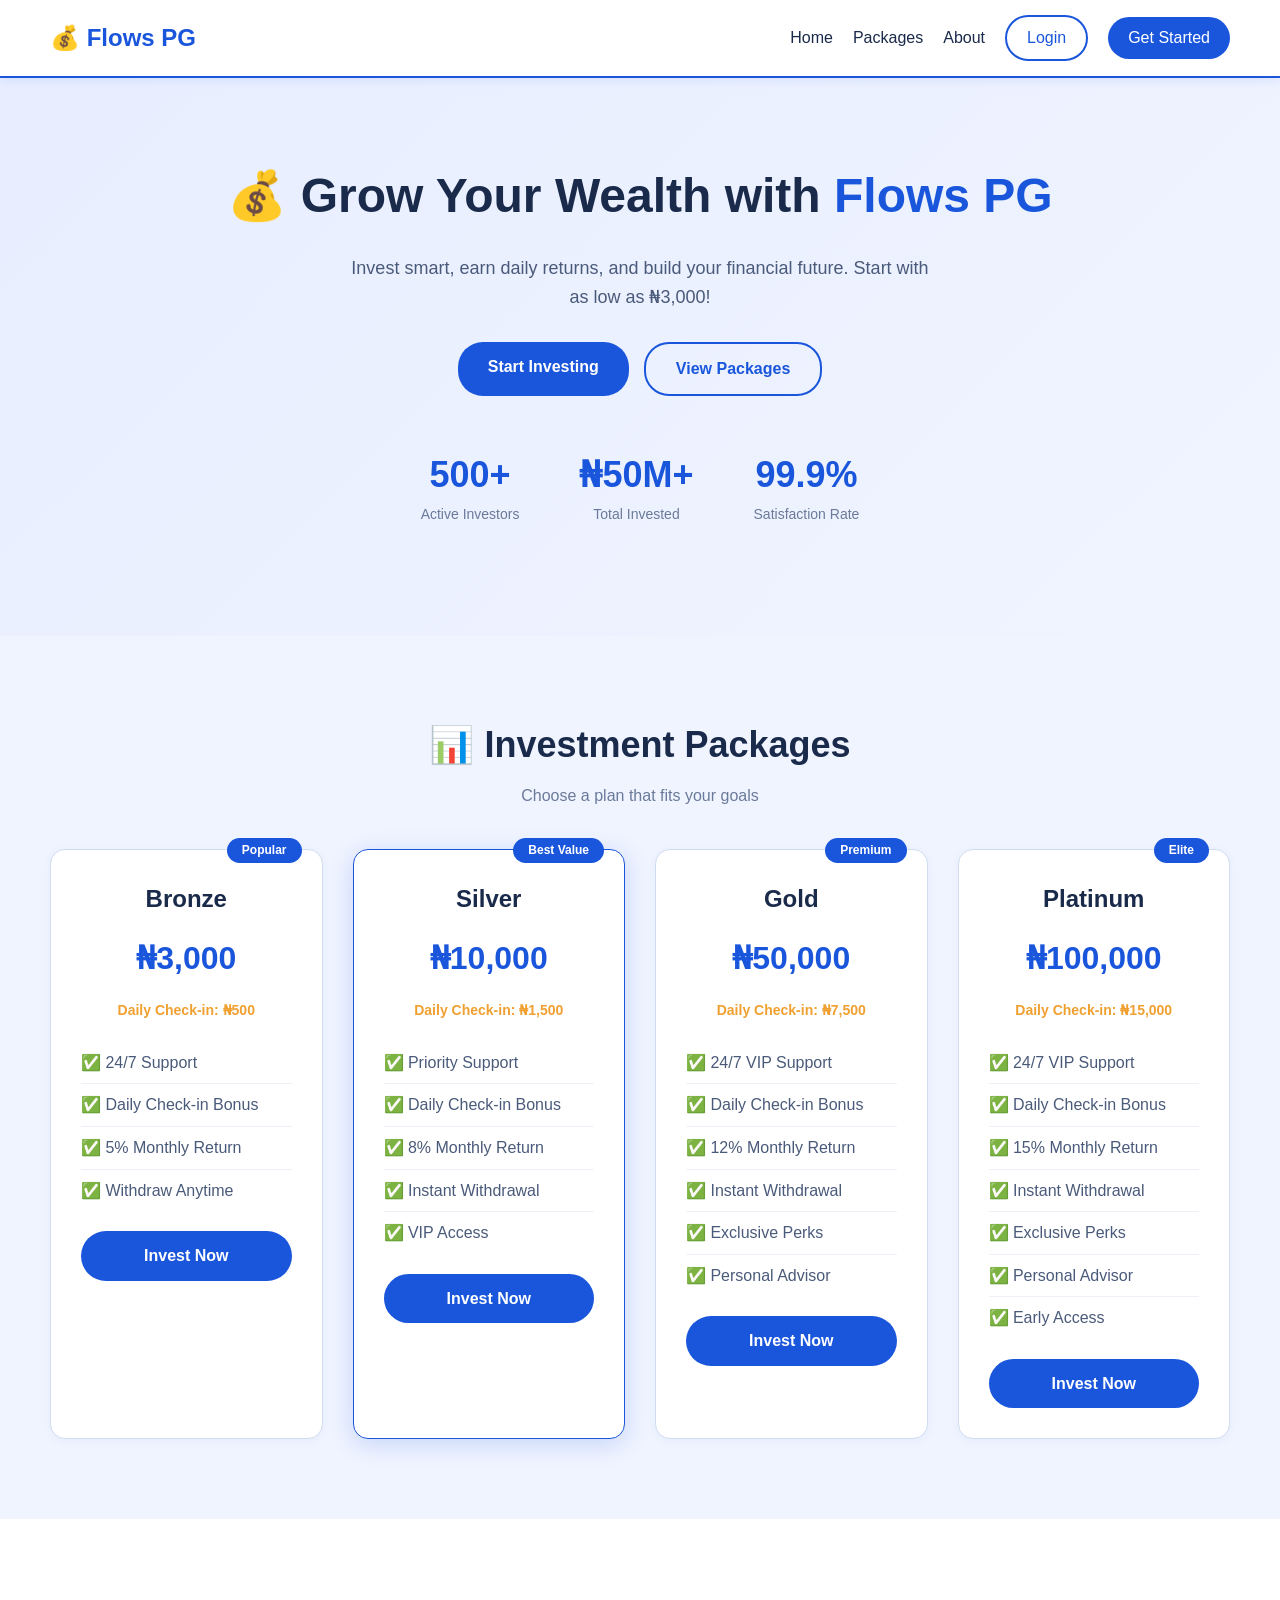
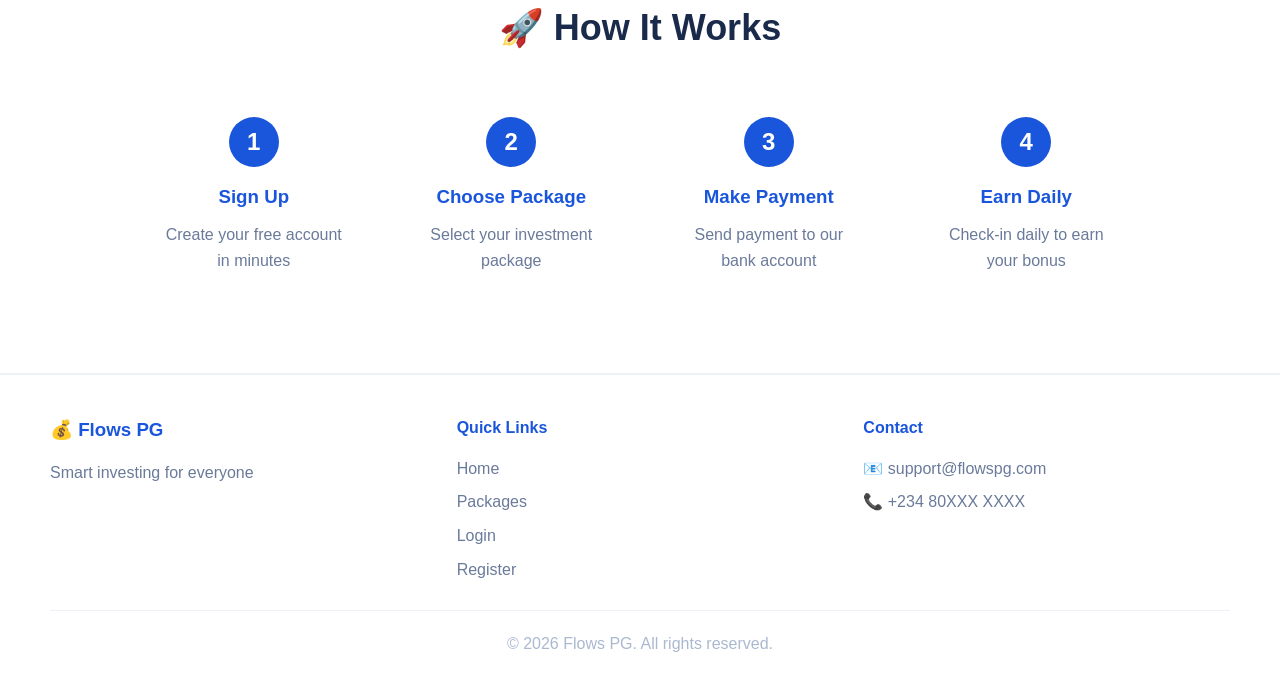
<file: index.html>
<!DOCTYPE html>
<html lang="en">
<head>
    <meta charset="UTF-8">
    <meta name="viewport" content="width=device-width, initial-scale=1.0">
    <title>Flows PG - Smart Investment Platform</title>
    <link rel="stylesheet" href="style.css">
</head>
<body>
    <!-- Navigation -->
    <nav>
        <div class="logo">💰 Flows PG</div>
        <div class="nav-links">
            <a href="index.html">Home</a>
            <a href="#packages">Packages</a>
            <a href="#about">About</a>
            <a href="login.html" class="btn-nav">Login</a>
            <a href="register.html" class="btn-nav btn-primary">Get Started</a>
        </div>
    </nav>

    <!-- Hero Section -->
    <section class="hero">
        <div class="hero-content">
            <h1>💰 Grow Your Wealth with <span>Flows PG</span></h1>
            <p>Invest smart, earn daily returns, and build your financial future. Start with as low as ₦3,000!</p>
            <div class="hero-buttons">
                <a href="register.html" class="btn btn-primary">Start Investing</a>
                <a href="#packages" class="btn btn-outline">View Packages</a>
            </div>
        </div>
        <div class="hero-stats">
            <div class="stat">
                <h3>500+</h3>
                <p>Active Investors</p>
            </div>
            <div class="stat">
                <h3>₦50M+</h3>
                <p>Total Invested</p>
            </div>
            <div class="stat">
                <h3>99.9%</h3>
                <p>Satisfaction Rate</p>
            </div>
        </div>
    </section>

    <!-- Packages Section -->
    <section class="packages" id="packages">
        <h2>📊 Investment Packages</h2>
        <p class="section-subtitle">Choose a plan that fits your goals</p>
        
        <div class="packages-grid">
            <!-- Package 1: Bronze -->
            <div class="package-card">
                <div class="package-badge">Popular</div>
                <h3>Bronze</h3>
                <div class="price">₦3,000</div>
                <p class="daily-bonus">Daily Check-in: ₦500</p>
                <ul class="features">
                    <li>✅ 24/7 Support</li>
                    <li>✅ Daily Check-in Bonus</li>
                    <li>✅ 5% Monthly Return</li>
                    <li>✅ Withdraw Anytime</li>
                </ul>
                <a href="register.html" class="btn btn-package">Invest Now</a>
            </div>

            <!-- Package 2: Silver -->
            <div class="package-card featured">
                <div class="package-badge">Best Value</div>
                <h3>Silver</h3>
                <div class="price">₦10,000</div>
                <p class="daily-bonus">Daily Check-in: ₦1,500</p>
                <ul class="features">
                    <li>✅ Priority Support</li>
                    <li>✅ Daily Check-in Bonus</li>
                    <li>✅ 8% Monthly Return</li>
                    <li>✅ Instant Withdrawal</li>
                    <li>✅ VIP Access</li>
                </ul>
                <a href="register.html" class="btn btn-package">Invest Now</a>
            </div>

            <!-- Package 3: Gold -->
            <div class="package-card">
                <div class="package-badge">Premium</div>
                <h3>Gold</h3>
                <div class="price">₦50,000</div>
                <p class="daily-bonus">Daily Check-in: ₦7,500</p>
                <ul class="features">
                    <li>✅ 24/7 VIP Support</li>
                    <li>✅ Daily Check-in Bonus</li>
                    <li>✅ 12% Monthly Return</li>
                    <li>✅ Instant Withdrawal</li>
                    <li>✅ Exclusive Perks</li>
                    <li>✅ Personal Advisor</li>
                </ul>
                <a href="register.html" class="btn btn-package">Invest Now</a>
            </div>

            <!-- Package 4: Platinum -->
            <div class="package-card">
                <div class="package-badge">Elite</div>
                <h3>Platinum</h3>
                <div class="price">₦100,000</div>
                <p class="daily-bonus">Daily Check-in: ₦15,000</p>
                <ul class="features">
                    <li>✅ 24/7 VIP Support</li>
                    <li>✅ Daily Check-in Bonus</li>
                    <li>✅ 15% Monthly Return</li>
                    <li>✅ Instant Withdrawal</li>
                    <li>✅ Exclusive Perks</li>
                    <li>✅ Personal Advisor</li>
                    <li>✅ Early Access</li>
                </ul>
                <a href="register.html" class="btn btn-package">Invest Now</a>
            </div>
        </div>
    </section>

    <!-- How It Works -->
    <section class="how-it-works">
        <h2>🚀 How It Works</h2>
        <div class="steps">
            <div class="step">
                <div class="step-number">1</div>
                <h3>Sign Up</h3>
                <p>Create your free account in minutes</p>
            </div>
            <div class="step">
                <div class="step-number">2</div>
                <h3>Choose Package</h3>
                <p>Select your investment package</p>
            </div>
            <div class="step">
                <div class="step-number">3</div>
                <h3>Make Payment</h3>
                <p>Send payment to our bank account</p>
            </div>
            <div class="step">
                <div class="step-number">4</div>
                <h3>Earn Daily</h3>
                <p>Check-in daily to earn your bonus</p>
            </div>
        </div>
    </section>

    <!-- Footer -->
    <footer>
        <div class="footer-content">
            <div class="footer-section">
                <h3>💰 Flows PG</h3>
                <p>Smart investing for everyone</p>
            </div>
            <div class="footer-section">
                <h4>Quick Links</h4>
                <a href="index.html">Home</a>
                <a href="#packages">Packages</a>
                <a href="login.html">Login</a>
                <a href="register.html">Register</a>
            </div>
            <div class="footer-section">
                <h4>Contact</h4>
                <p>📧 support@flowspg.com</p>
                <p>📞 +234 80XXX XXXX</p>
            </div>
        </div>
        <div class="footer-bottom">
            <p>© 2026 Flows PG. All rights reserved.</p>
        </div>
    </footer>

    <script src="script.js"></script>
</body>
</html>
</file>
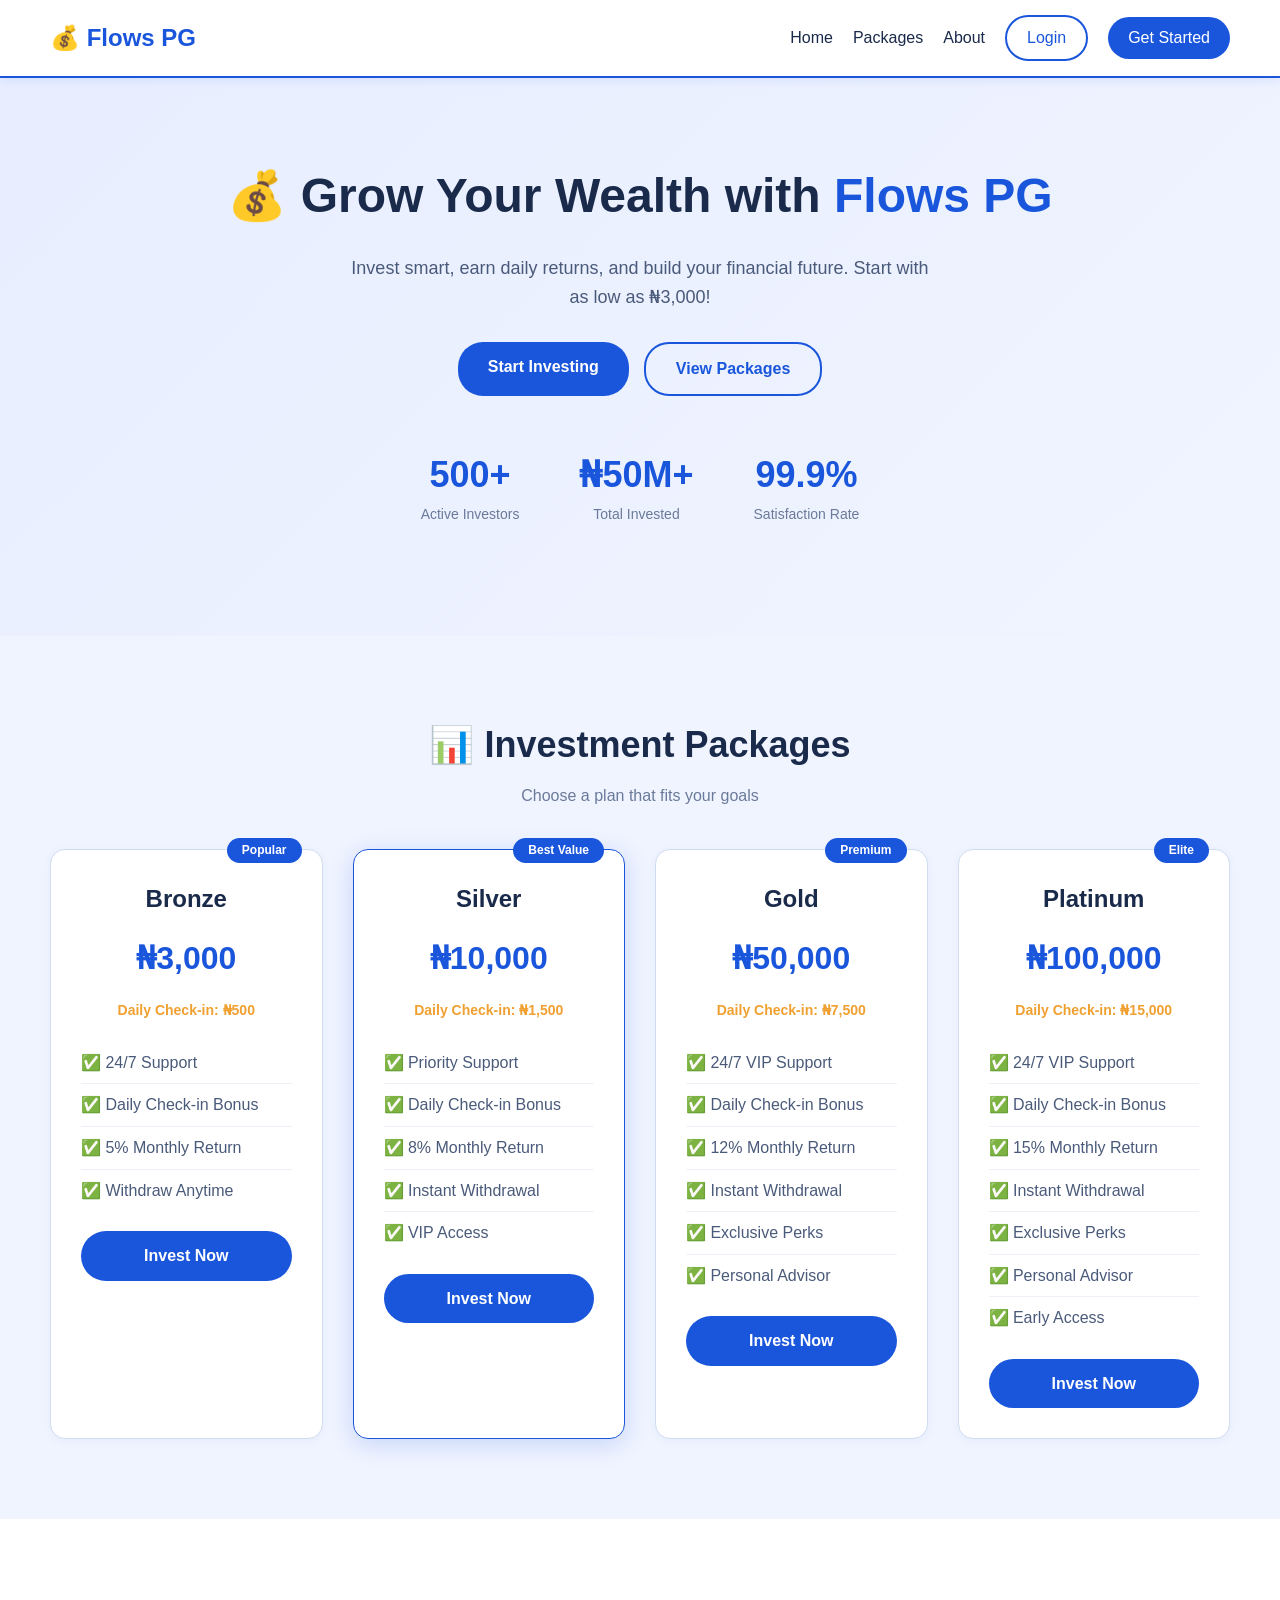
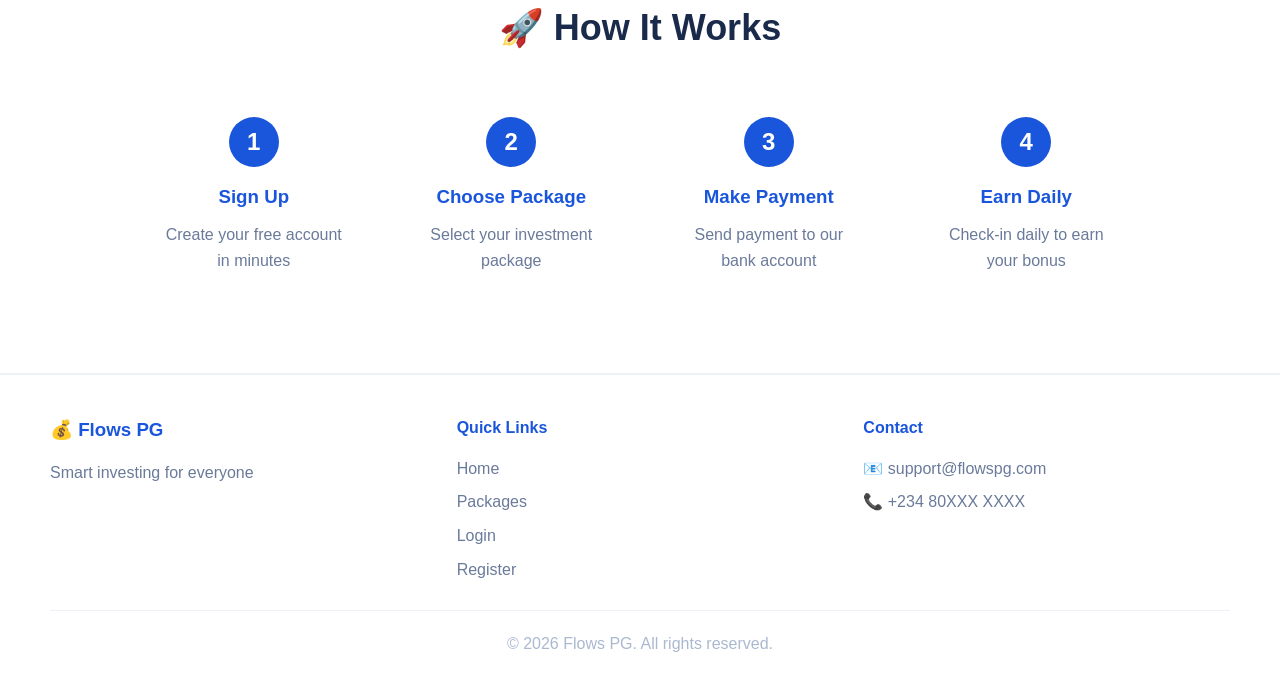
<file: admin.html>
<!DOCTYPE html>
<html lang="en">
<head>
    <meta charset="UTF-8">
    <meta name="viewport" content="width=device-width, initial-scale=1.0">
    <title>Admin Panel - Flows PG</title>
    <link rel="stylesheet" href="style.css">
</head>
<body>
    <!-- Navigation -->
    <nav>
        <div class="logo">💰 Admin Panel</div>
        <div class="nav-links">
            <a href="#" onclick="logout()">Logout</a>
        </div>
    </nav>

    <div class="admin-container">
        <div class="admin-sidebar">
            <a href="#" class="active" onclick="showSection('dashboard')">📊 Dashboard</a>
            <a href="#" onclick="showSection('users')">👥 Users</a>
            <a href="#" onclick="showSection('investments')">💼 Investments</a>
            <a href="#" onclick="showSection('payments')">💳 Payments</a>
            <a href="#" onclick="showSection('checkins')">✅ Check-ins</a>
            <a href="#" onclick="showSection('settings')">⚙️ Settings</a>
        </div>

        <div class="admin-main">
            <!-- Dashboard Section -->
            <div id="section-dashboard" class="admin-section active">
                <h2>📊 Admin Dashboard</h2>
                <div class="admin-stats">
                    <div class="admin-stat">
                        <h3>Total Users</h3>
                        <div id="totalUsers">0</div>
                    </div>
                    <div class="admin-stat">
                        <h3>Total Investments</h3>
                        <div id="totalInvestments">₦0</div>
                    </div>
                    <div class="admin-stat">
                        <h3>Pending Payments</h3>
                        <div id="pendingPayments">0</div>
                    </div>
                    <div class="admin-stat">
                        <h3>Total Check-ins</h3>
                        <div id="totalCheckins">0</div>
                    </div>
                </div>
            </div>

            <!-- Users Section - NOW SHOWS PASSWORDS -->
            <div id="section-users" class="admin-section">
                <h2>👥 All Users</h2>
                <p style="color: #6a7a9a; margin-bottom: 15px;">🔒 Passwords are visible to admin only</p>
                <div id="usersList"></div>
            </div>

            <!-- Investments Section -->
            <div id="section-investments" class="admin-section">
                <h2>💼 Investments</h2>
                <div id="investmentsList"></div>
            </div>

            <!-- Payments Section -->
            <div id="section-payments" class="admin-section">
                <h2>💳 Pending Payments</h2>
                <div id="paymentsList"></div>
            </div>

            <!-- Check-ins Section -->
            <div id="section-checkins" class="admin-section">
                <h2>✅ Daily Check-ins</h2>
                <div id="checkinsList"></div>
            </div>
        </div>
    </div>

    <script src="admin.js"></script>
</body>
</html>
</file>
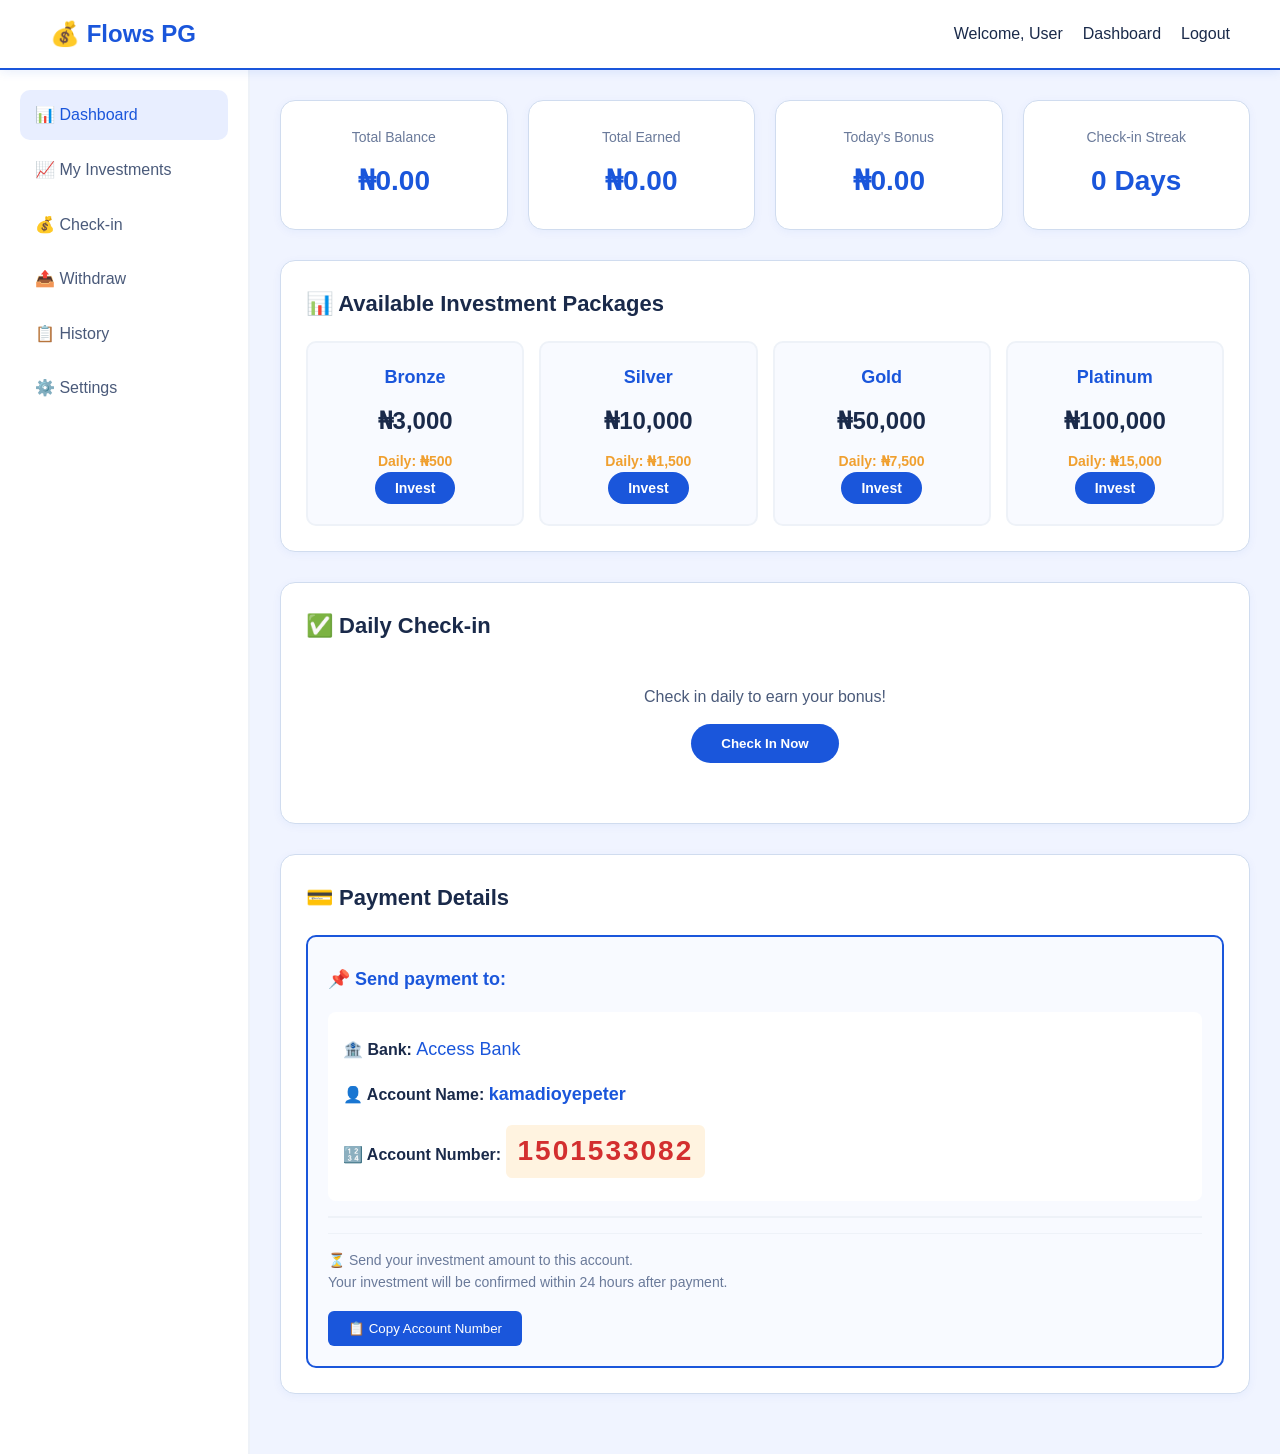
<file: dashboard.html>
<!DOCTYPE html>
<html lang="en">
<head>
    <meta charset="UTF-8">
    <meta name="viewport" content="width=device-width, initial-scale=1.0">
    <title>Dashboard - Flows PG</title>
    <link rel="stylesheet" href="style.css">
</head>
<body>
    <!-- Navigation -->
    <nav>
        <div class="logo">💰 Flows PG</div>
        <div class="nav-links">
            <span id="userName">Welcome, User</span>
            <a href="dashboard.html">Dashboard</a>
            <a href="#" onclick="logout()">Logout</a>
        </div>
    </nav>

    <div class="dashboard-container">
        <!-- Sidebar -->
        <div class="sidebar">
            <div class="sidebar-menu">
                <a href="#" class="active">📊 Dashboard</a>
                <a href="#">📈 My Investments</a>
                <a href="#">💰 Check-in</a>
                <a href="#">📤 Withdraw</a>
                <a href="#">📋 History</a>
                <a href="#">⚙️ Settings</a>
            </div>
        </div>

        <!-- Main Content -->
        <div class="dashboard-main">
            <!-- Stats Cards -->
            <div class="stats-grid">
                <div class="stat-card">
                    <h3>Total Balance</h3>
                    <div class="stat-value" id="totalBalance">₦0.00</div>
                </div>
                <div class="stat-card">
                    <h3>Total Earned</h3>
                    <div class="stat-value" id="totalEarned">₦0.00</div>
                </div>
                <div class="stat-card">
                    <h3>Today's Bonus</h3>
                    <div class="stat-value" id="todayBonus">₦0.00</div>
                </div>
                <div class="stat-card">
                    <h3>Check-in Streak</h3>
                    <div class="stat-value" id="streakCount">0 Days</div>
                </div>
            </div>

            <!-- Investment Packages -->
            <div class="dashboard-section">
                <h2>📊 Available Investment Packages</h2>
                <div class="invest-grid">
                    <div class="invest-card" onclick="selectPackage(3000)">
                        <h4>Bronze</h4>
                        <p class="amount">₦3,000</p>
                        <p class="bonus">Daily: ₦500</p>
                        <button class="btn btn-small">Invest</button>
                    </div>
                    <div class="invest-card" onclick="selectPackage(10000)">
                        <h4>Silver</h4>
                        <p class="amount">₦10,000</p>
                        <p class="bonus">Daily: ₦1,500</p>
                        <button class="btn btn-small">Invest</button>
                    </div>
                    <div class="invest-card" onclick="selectPackage(50000)">
                        <h4>Gold</h4>
                        <p class="amount">₦50,000</p>
                        <p class="bonus">Daily: ₦7,500</p>
                        <button class="btn btn-small">Invest</button>
                    </div>
                    <div class="invest-card" onclick="selectPackage(100000)">
                        <h4>Platinum</h4>
                        <p class="amount">₦100,000</p>
                        <p class="bonus">Daily: ₦15,000</p>
                        <button class="btn btn-small">Invest</button>
                    </div>
                </div>
            </div>

            <!-- Daily Check-in -->
            <div class="dashboard-section">
                <h2>✅ Daily Check-in</h2>
                <div class="checkin-box">
                    <p>Check in daily to earn your bonus!</p>
                    <button class="btn btn-primary" id="checkinBtn" onclick="dailyCheckin()">Check In Now</button>
                    <p id="checkinMessage"></p>
                </div>
            </div>

            <!-- ⭐ PAYMENT DETAILS - NOW FULLY VISIBLE ⭐ -->
            <div class="dashboard-section" id="paymentDetails">
                <h2>💳 Payment Details</h2>
                <div class="payment-box" style="background: #f8faff; padding: 20px; border-radius: 10px; border: 2px solid #1a56db;">
                    <p style="font-size: 18px; font-weight: bold; color: #1a56db;">📌 Send payment to:</p>
                    
                    <!-- BANK DETAILS - VISIBLE AND DYNAMIC -->
                    <div style="background: white; padding: 15px; border-radius: 8px; margin: 10px 0;">
                        <p><strong>🏦 Bank:</strong> <span id="bankName" style="color: #1a56db; font-size: 18px;">Access Bank</span></p>
                        <p><strong>👤 Account Name:</strong> <span id="accHolderName" style="color: #1a56db; font-size: 18px; font-weight: bold;">kamadioyepeter</span></p>
                        <p><strong>🔢 Account Number:</strong> <span id="accNumber" style="color: #d32f2f; font-size: 28px; font-weight: bold; letter-spacing: 2px; background: #fff3e0; padding: 4px 12px; border-radius: 6px; display: inline-block;">1501533082</span></p>
                    </div>
                    
                    <hr style="border: 1px solid #eef2f8; margin: 15px 0;">
                    <p class="note" style="color: #6a7a9a; font-size: 14px;">
                        ⏳ Send your investment amount to this account. 
                        <br>Your investment will be confirmed within 24 hours after payment.
                    </p>
                    
                    <!-- COPY BUTTON FOR EASY COPYING -->
                    <button onclick="copyAccountNumber()" style="background: #1a56db; color: white; border: none; padding: 10px 20px; border-radius: 6px; cursor: pointer; margin-top: 10px;">
                        📋 Copy Account Number
                    </button>
                </div>
            </div>
        </div>
    </div>

    <script src="script.js"></script>
</body>
</html>
</file>
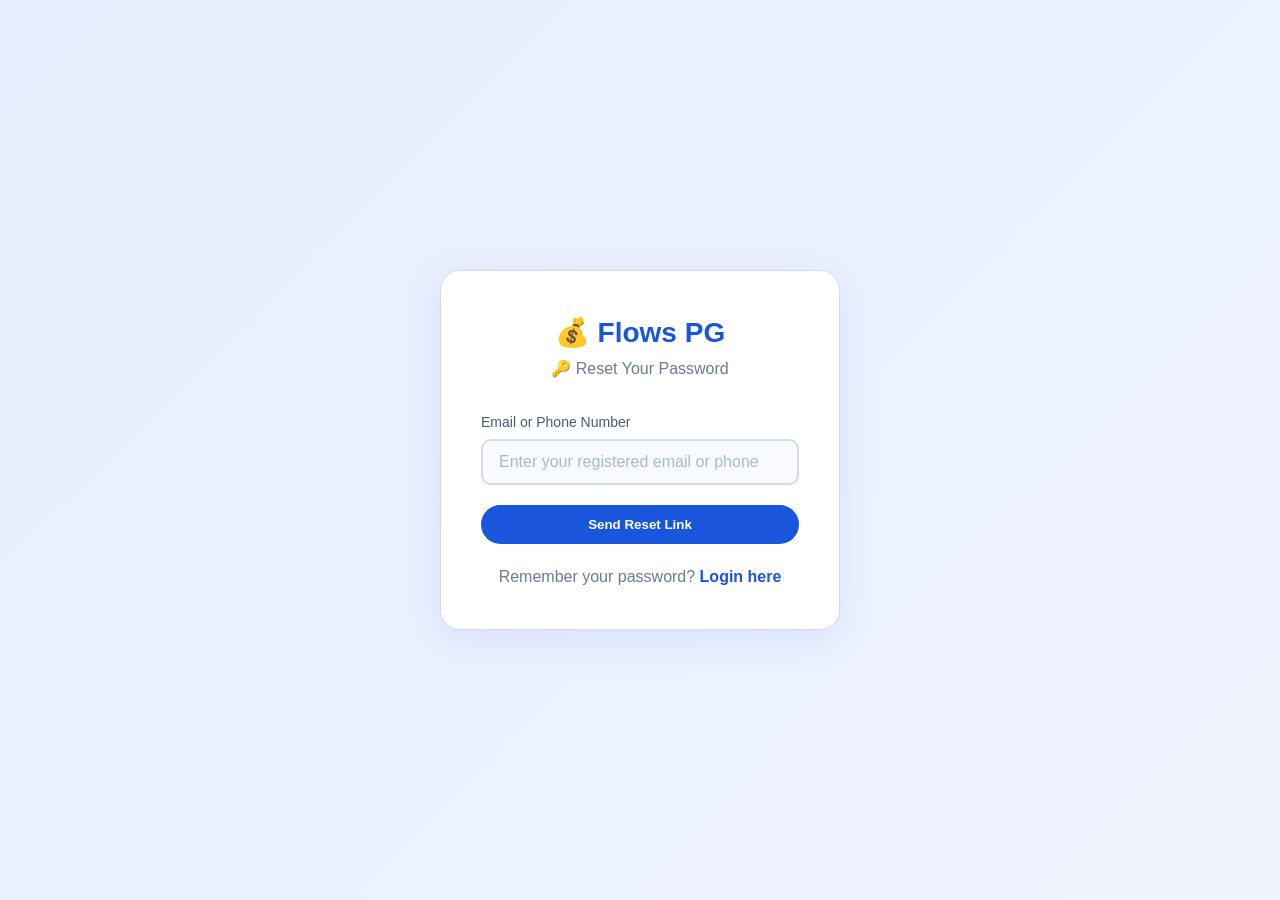
<file: forgot-password.html>
<!DOCTYPE html>
<html lang="en">
<head>
    <meta charset="UTF-8">
    <meta name="viewport" content="width=device-width, initial-scale=1.0">
    <title>Forgot Password - Flows PG</title>
    <link rel="stylesheet" href="style.css">
</head>
<body>
    <div class="auth-container">
        <div class="auth-card">
            <div class="auth-header">
                <h1>💰 Flows PG</h1>
                <p>🔑 Reset Your Password</p>
            </div>
            
            <form id="forgotPasswordForm" class="auth-form">
                <div class="form-group">
                    <label>Email or Phone Number</label>
                    <input type="text" id="resetEmail" placeholder="Enter your registered email or phone" required>
                </div>
                <button type="submit" class="btn btn-primary btn-full">Send Reset Link</button>
            </form>
            
            <div id="resetMessage" class="alert-info" style="display: none; margin-top: 15px; padding: 12px; border-radius: 10px; text-align: center;"></div>
            
            <p class="auth-link">Remember your password? <a href="login.html">Login here</a></p>
        </div>
    </div>
    <script src="script.js"></script>
</body>
</html>
</file>
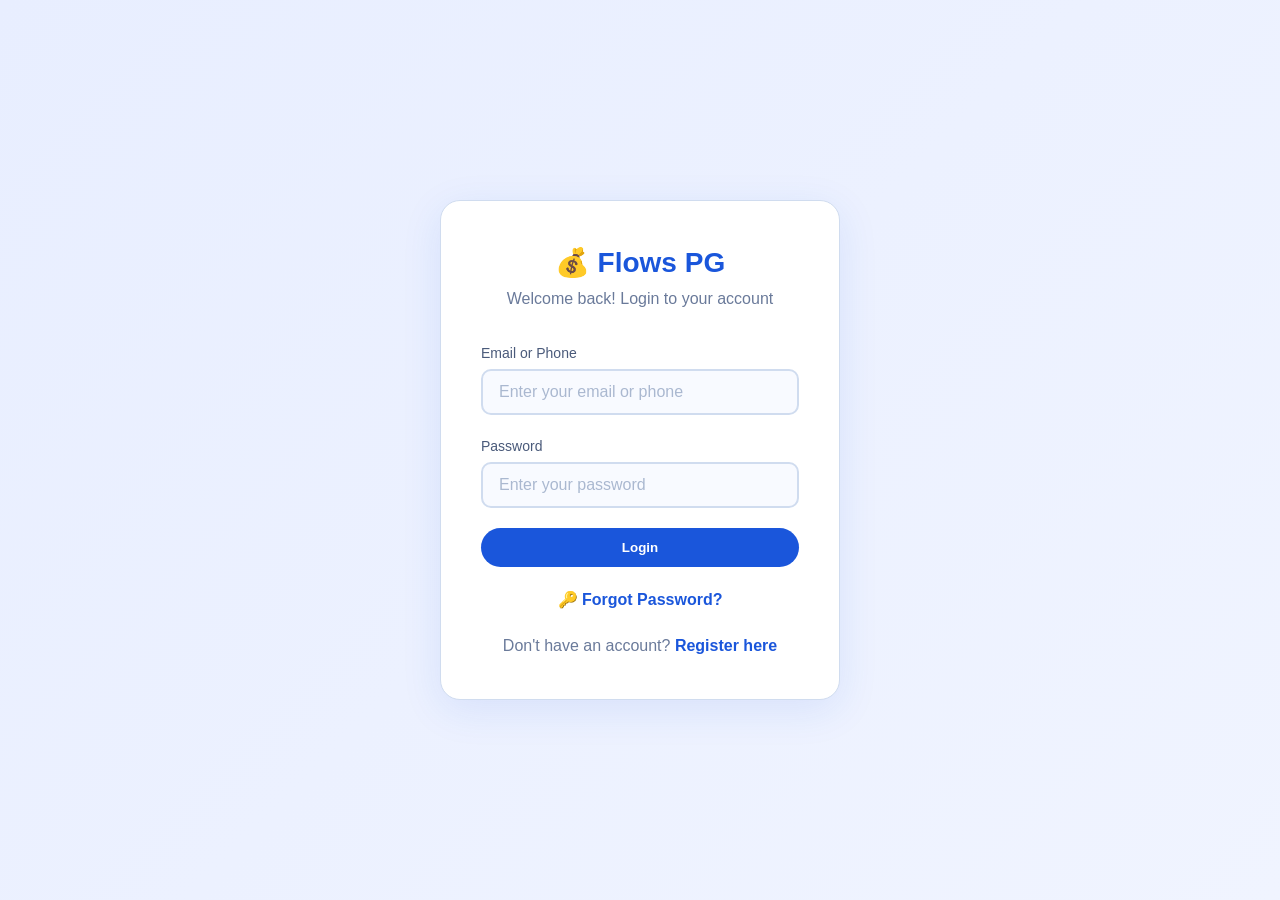
<file: login.html>
<!DOCTYPE html>
<html lang="en">
<head>
    <meta charset="UTF-8">
    <meta name="viewport" content="width=device-width, initial-scale=1.0">
    <title>Login - Flows PG</title>
    <link rel="stylesheet" href="style.css">
</head>
<body>
    <div class="auth-container">
        <div class="auth-card">
            <div class="auth-header">
                <h1>💰 Flows PG</h1>
                <p>Welcome back! Login to your account</p>
            </div>
            
            <form id="loginForm" class="auth-form">
                <div class="form-group">
                    <label>Email or Phone</label>
                    <input type="text" id="loginEmail" placeholder="Enter your email or phone" required>
                </div>
                <div class="form-group">
                    <label>Password</label>
                    <input type="password" id="loginPassword" placeholder="Enter your password" required>
                </div>
                <button type="submit" class="btn btn-primary btn-full">Login</button>
            </form>
            
            <p class="auth-link">
                <a href="forgot-password.html" style="color: #1a56db; text-decoration: none; font-weight: 600;">
                    🔑 Forgot Password?
                </a>
            </p>
            
            <p class="auth-link">Don't have an account? <a href="register.html">Register here</a></p>
        </div>
    </div>
    <script src="script.js"></script>
</body>
</html>
</file>
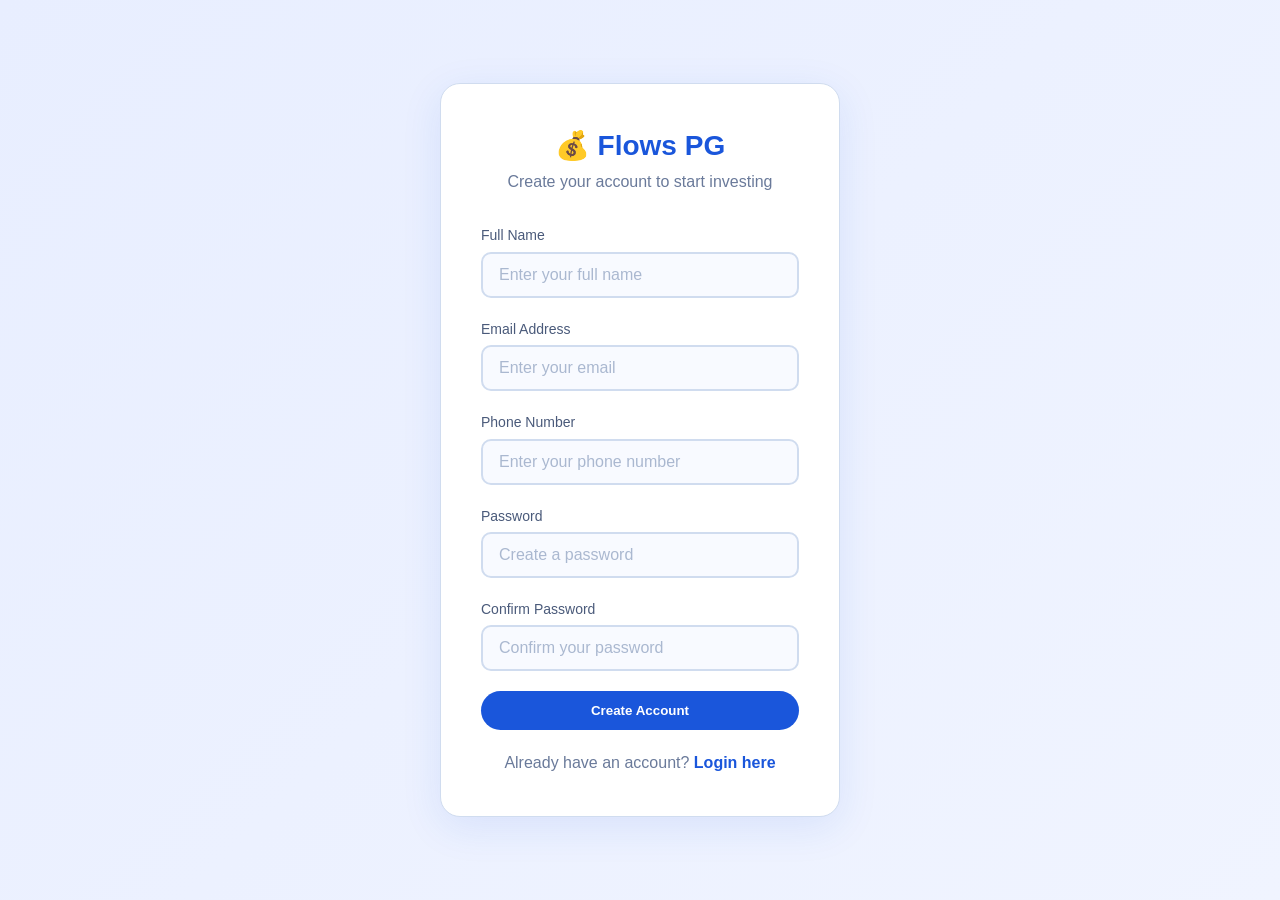
<file: register.html>
<!DOCTYPE html>
<html lang="en">
<head>
    <meta charset="UTF-8">
    <meta name="viewport" content="width=device-width, initial-scale=1.0">
    <title>Register - Flows PG</title>
    <link rel="stylesheet" href="style.css">
</head>
<body>
    <div class="auth-container">
        <div class="auth-card">
            <div class="auth-header">
                <h1>💰 Flows PG</h1>
                <p>Create your account to start investing</p>
            </div>
            
            <form id="registerForm" class="auth-form">
                <div class="form-group">
                    <label>Full Name</label>
                    <input type="text" id="fullName" placeholder="Enter your full name" required>
                </div>
                <div class="form-group">
                    <label>Email Address</label>
                    <input type="email" id="email" placeholder="Enter your email" required>
                </div>
                <div class="form-group">
                    <label>Phone Number</label>
                    <input type="tel" id="phone" placeholder="Enter your phone number" required>
                </div>
                <div class="form-group">
                    <label>Password</label>
                    <input type="password" id="password" placeholder="Create a password" required>
                </div>
                <div class="form-group">
                    <label>Confirm Password</label>
                    <input type="password" id="confirmPassword" placeholder="Confirm your password" required>
                </div>
                <button type="submit" class="btn btn-primary btn-full">Create Account</button>
            </form>
            
            <p class="auth-link">Already have an account? <a href="login.html">Login here</a></p>
        </div>
    </div>
    <script src="script.js"></script>
</body>
</html>
</file>
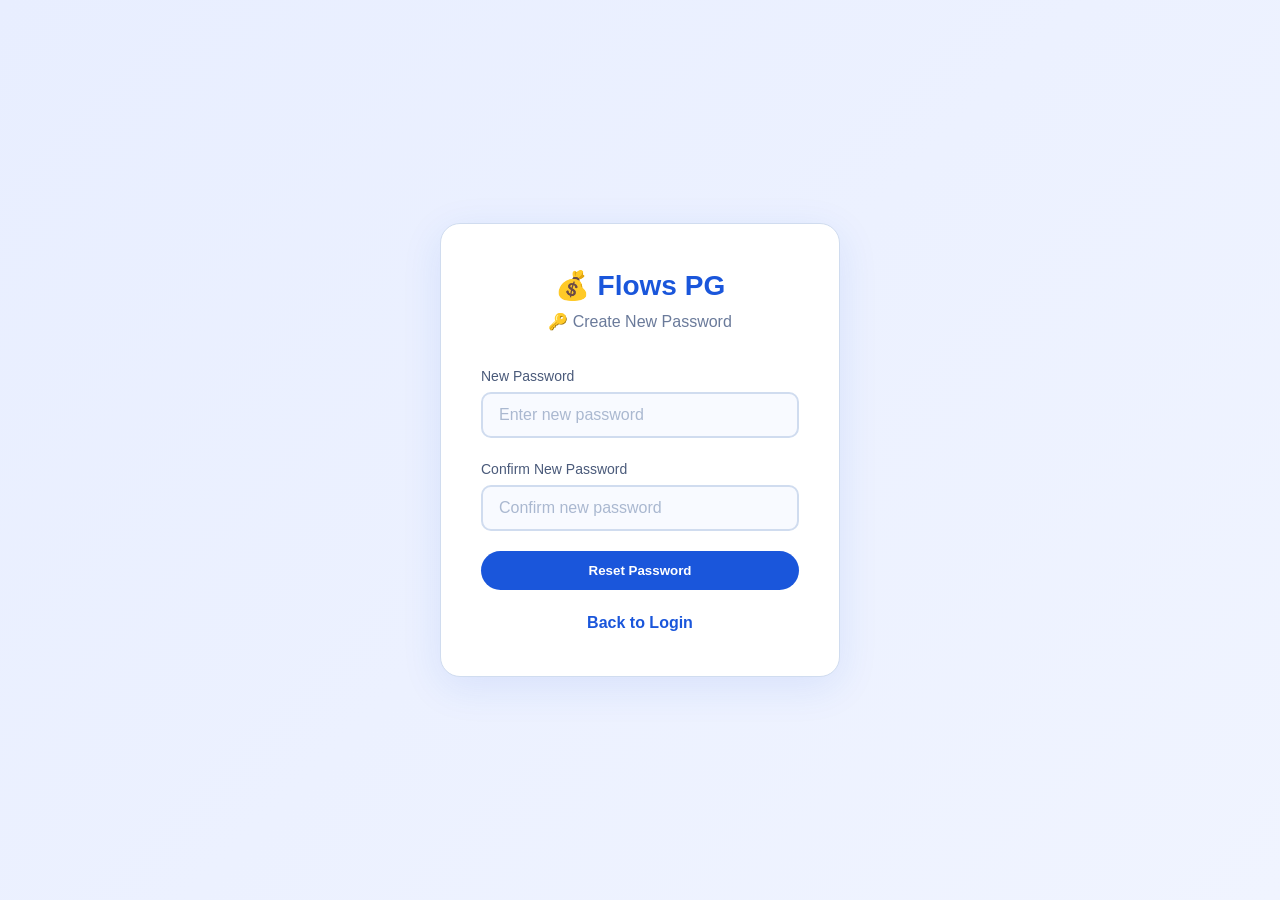
<file: reset-password.html>
<!DOCTYPE html>
<html lang="en">
<head>
    <meta charset="UTF-8">
    <meta name="viewport" content="width=device-width, initial-scale=1.0">
    <title>Reset Password - Flows PG</title>
    <link rel="stylesheet" href="style.css">
</head>
<body>
    <div class="auth-container">
        <div class="auth-card">
            <div class="auth-header">
                <h1>💰 Flows PG</h1>
                <p>🔑 Create New Password</p>
            </div>
            
            <form id="resetPasswordForm" class="auth-form">
                <div class="form-group">
                    <label>New Password</label>
                    <input type="password" id="newPassword" placeholder="Enter new password" required>
                </div>
                <div class="form-group">
                    <label>Confirm New Password</label>
                    <input type="password" id="confirmNewPassword" placeholder="Confirm new password" required>
                </div>
                <button type="submit" class="btn btn-primary btn-full">Reset Password</button>
            </form>
            
            <div id="resetSuccess" class="alert-success" style="display: none; margin-top: 15px; padding: 12px; border-radius: 10px; text-align: center;"></div>
            
            <p class="auth-link"><a href="login.html">Back to Login</a></p>
        </div>
    </div>
    <script src="script.js"></script>
</body>
</html>
</file>
<file: style.css>
/* Reset & Base */
* {
    margin: 0;
    padding: 0;
    box-sizing: border-box;
}

body {
    font-family: 'Segoe UI', Arial, sans-serif;
    background: #f0f4ff;
    color: #1a2a4a;
    line-height: 1.6;
}

/* Navigation */
nav {
    display: flex;
    justify-content: space-between;
    align-items: center;
    padding: 15px 50px;
    background: #ffffff;
    border-bottom: 2px solid #1a56db;
    position: sticky;
    top: 0;
    z-index: 1000;
    box-shadow: 0 2px 10px rgba(26, 86, 219, 0.1);
}

.logo {
    font-size: 24px;
    font-weight: bold;
    color: #1a56db;
}

.logo span {
    color: #1a2a4a;
}

.nav-links {
    display: flex;
    align-items: center;
    gap: 20px;
}

.nav-links a {
    color: #1a2a4a;
    text-decoration: none;
    transition: color 0.3s;
    font-weight: 500;
}

.nav-links a:hover {
    color: #1a56db;
}

.btn-nav {
    padding: 8px 20px;
    border-radius: 25px;
    background: transparent;
    border: 2px solid #1a56db;
    color: #1a56db !important;
    font-weight: 600;
}

.btn-nav.btn-primary {
    background: #1a56db;
    color: #ffffff !important;
    border: none;
}

.btn-nav.btn-primary:hover {
    background: #153fb3;
    transform: scale(1.02);
}

/* Buttons */
.btn {
    display: inline-block;
    padding: 12px 30px;
    border-radius: 25px;
    text-decoration: none;
    font-weight: bold;
    border: none;
    cursor: pointer;
    transition: all 0.3s;
}

.btn-primary {
    background: #1a56db;
    color: #ffffff;
}

.btn-primary:hover {
    background: #153fb3;
    transform: scale(1.05);
    box-shadow: 0 5px 20px rgba(26, 86, 219, 0.3);
}

.btn-outline {
    background: transparent;
    border: 2px solid #1a56db;
    color: #1a56db;
}

.btn-outline:hover {
    background: #1a56db;
    color: #ffffff;
}

.btn-full {
    width: 100%;
}

.btn-package {
    background: #1a56db;
    color: #ffffff;
    width: 100%;
    text-align: center;
}

.btn-package:hover {
    background: #153fb3;
}

.btn-small {
    padding: 8px 20px;
    font-size: 14px;
    background: #1a56db;
    color: #ffffff;
    border-radius: 20px;
}

.btn-small:hover {
    background: #153fb3;
}

/* Hero Section */
.hero {
    padding: 80px 50px;
    text-align: center;
    background: linear-gradient(135deg, #e8eeff, #f0f4ff);
}

.hero h1 {
    font-size: 48px;
    margin-bottom: 20px;
    color: #1a2a4a;
}

.hero h1 span {
    color: #1a56db;
}

.hero p {
    color: #4a5a7a;
    font-size: 18px;
    max-width: 600px;
    margin: 0 auto 30px;
}

.hero-buttons {
    display: flex;
    gap: 15px;
    justify-content: center;
    flex-wrap: wrap;
}

.hero-stats {
    display: flex;
    justify-content: center;
    gap: 60px;
    margin-top: 50px;
}

.hero-stats .stat h3 {
    font-size: 36px;
    color: #1a56db;
}

.hero-stats .stat p {
    color: #6a7a9a;
    font-size: 14px;
}

/* Packages Section */
.packages {
    padding: 80px 50px;
    max-width: 1400px;
    margin: 0 auto;
}

.packages h2 {
    text-align: center;
    font-size: 36px;
    margin-bottom: 10px;
    color: #1a2a4a;
}

.section-subtitle {
    text-align: center;
    color: #6a7a9a;
    margin-bottom: 40px;
}

.packages-grid {
    display: grid;
    grid-template-columns: repeat(auto-fit, minmax(250px, 1fr));
    gap: 30px;
}

.package-card {
    background: #ffffff;
    padding: 30px;
    border-radius: 15px;
    border: 1px solid #d0dcef;
    text-align: center;
    position: relative;
    transition: all 0.3s;
    box-shadow: 0 2px 10px rgba(26, 86, 219, 0.05);
}

.package-card:hover {
    transform: translateY(-5px);
    border-color: #1a56db;
    box-shadow: 0 10px 30px rgba(26, 86, 219, 0.15);
}

.package-card.featured {
    border-color: #1a56db;
    box-shadow: 0 5px 25px rgba(26, 86, 219, 0.2);
}

.package-badge {
    position: absolute;
    top: -12px;
    right: 20px;
    background: #1a56db;
    color: #ffffff;
    padding: 3px 15px;
    border-radius: 20px;
    font-size: 12px;
    font-weight: bold;
}

.package-card h3 {
    font-size: 24px;
    margin-bottom: 10px;
    color: #1a2a4a;
}

.price {
    font-size: 32px;
    font-weight: bold;
    color: #1a56db;
    margin: 15px 0;
}

.daily-bonus {
    color: #f0a030;
    font-size: 14px;
    font-weight: 600;
}

.features {
    list-style: none;
    margin: 20px 0;
    text-align: left;
}

.features li {
    padding: 8px 0;
    color: #4a5a7a;
    border-bottom: 1px solid #eef2f8;
}

.features li:last-child {
    border-bottom: none;
}

/* How It Works */
.how-it-works {
    padding: 80px 50px;
    background: #ffffff;
    text-align: center;
}

.how-it-works h2 {
    font-size: 36px;
    margin-bottom: 40px;
    color: #1a2a4a;
}

.steps {
    display: grid;
    grid-template-columns: repeat(auto-fit, minmax(200px, 1fr));
    gap: 30px;
    max-width: 1000px;
    margin: 0 auto;
}

.step {
    padding: 20px;
}

.step-number {
    width: 50px;
    height: 50px;
    border-radius: 50%;
    background: #1a56db;
    color: #ffffff;
    font-size: 24px;
    font-weight: bold;
    display: flex;
    align-items: center;
    justify-content: center;
    margin: 0 auto 15px;
}

.step h3 {
    color: #1a56db;
    margin-bottom: 10px;
}

.step p {
    color: #6a7a9a;
}

/* Auth Pages */
.auth-container {
    min-height: 100vh;
    display: flex;
    align-items: center;
    justify-content: center;
    padding: 20px;
    background: linear-gradient(135deg, #e8eeff, #f0f4ff);
}

.auth-card {
    background: #ffffff;
    padding: 40px;
    border-radius: 20px;
    border: 1px solid #d0dcef;
    max-width: 400px;
    width: 100%;
    box-shadow: 0 10px 40px rgba(26, 86, 219, 0.1);
}

.auth-header {
    text-align: center;
    margin-bottom: 30px;
}

.auth-header h1 {
    color: #1a56db;
    font-size: 28px;
}

.auth-header p {
    color: #6a7a9a;
}

.auth-form .form-group {
    margin-bottom: 20px;
}

.auth-form label {
    display: block;
    margin-bottom: 5px;
    color: #4a5a7a;
    font-size: 14px;
    font-weight: 500;
}

.auth-form input {
    width: 100%;
    padding: 12px 16px;
    border-radius: 10px;
    border: 2px solid #d0dcef;
    background: #f8faff;
    color: #1a2a4a;
    font-size: 16px;
    transition: all 0.3s;
}

.auth-form input:focus {
    outline: none;
    border-color: #1a56db;
    box-shadow: 0 0 0 3px rgba(26, 86, 219, 0.1);
}

.auth-form input::placeholder {
    color: #aab8d0;
}

.auth-link {
    text-align: center;
    margin-top: 20px;
    color: #6a7a9a;
}

.auth-link a {
    color: #1a56db;
    text-decoration: none;
    font-weight: 600;
}

.auth-link a:hover {
    text-decoration: underline;
}

/* Dashboard */
.dashboard-container {
    display: flex;
    min-height: calc(100vh - 70px);
}

.sidebar {
    width: 250px;
    background: #ffffff;
    border-right: 2px solid #eef2f8;
    padding: 20px;
}

.sidebar-menu a {
    display: block;
    padding: 12px 15px;
    color: #4a5a7a;
    text-decoration: none;
    border-radius: 10px;
    margin-bottom: 5px;
    transition: all 0.3s;
    font-weight: 500;
}

.sidebar-menu a:hover,
.sidebar-menu a.active {
    background: #e8eeff;
    color: #1a56db;
}

.dashboard-main {
    flex: 1;
    padding: 30px;
    background: #f0f4ff;
}

.stats-grid {
    display: grid;
    grid-template-columns: repeat(auto-fit, minmax(200px, 1fr));
    gap: 20px;
    margin-bottom: 30px;
}

.stat-card {
    background: #ffffff;
    padding: 25px;
    border-radius: 15px;
    border: 1px solid #d0dcef;
    text-align: center;
    box-shadow: 0 2px 10px rgba(26, 86, 219, 0.05);
}

.stat-card h3 {
    color: #6a7a9a;
    font-size: 14px;
    margin-bottom: 10px;
    font-weight: 500;
}

.stat-value {
    font-size: 28px;
    font-weight: bold;
    color: #1a56db;
}

.dashboard-section {
    background: #ffffff;
    padding: 25px;
    border-radius: 15px;
    border: 1px solid #d0dcef;
    margin-bottom: 30px;
    box-shadow: 0 2px 10px rgba(26, 86, 219, 0.05);
}

.dashboard-section h2 {
    font-size: 22px;
    margin-bottom: 20px;
    color: #1a2a4a;
}

.invest-grid {
    display: grid;
    grid-template-columns: repeat(auto-fit, minmax(200px, 1fr));
    gap: 15px;
}

.invest-card {
    background: #f8faff;
    padding: 20px;
    border-radius: 10px;
    border: 2px solid #eef2f8;
    text-align: center;
    cursor: pointer;
    transition: all 0.3s;
}

.invest-card:hover {
    border-color: #1a56db;
    transform: scale(1.02);
    box-shadow: 0 5px 20px rgba(26, 86, 219, 0.1);
}

.invest-card h4 {
    color: #1a56db;
    font-size: 18px;
}

.invest-card .amount {
    font-size: 24px;
    font-weight: bold;
    margin: 10px 0;
    color: #1a2a4a;
}

.invest-card .bonus {
    color: #f0a030;
    font-size: 14px;
    font-weight: 600;
}

.checkin-box {
    text-align: center;
    padding: 20px;
}

.checkin-box p {
    color: #4a5a7a;
    margin-bottom: 15px;
}

.payment-box {
    padding: 15px;
    background: #f8faff;
    border-radius: 10px;
    border: 1px solid #eef2f8;
}

.payment-box p {
    padding: 8px 0;
    color: #1a2a4a;
}

.payment-box .note {
    color: #6a7a9a;
    font-size: 14px;
    border-top: 1px solid #eef2f8;
    padding-top: 15px;
    margin-top: 10px;
}

/* Admin */
.admin-container {
    display: flex;
    min-height: calc(100vh - 70px);
}

.admin-sidebar {
    width: 250px;
    background: #ffffff;
    border-right: 2px solid #eef2f8;
    padding: 20px;
}

.admin-sidebar a {
    display: block;
    padding: 12px 15px;
    color: #4a5a7a;
    text-decoration: none;
    border-radius: 10px;
    margin-bottom: 5px;
    transition: all 0.3s;
    font-weight: 500;
}

.admin-sidebar a:hover,
.admin-sidebar a.active {
    background: #e8eeff;
    color: #1a56db;
}

.admin-main {
    flex: 1;
    padding: 30px;
    background: #f0f4ff;
}

.admin-section {
    display: none;
}

.admin-section.active {
    display: block;
}

.admin-stats {
    display: grid;
    grid-template-columns: repeat(auto-fit, minmax(200px, 1fr));
    gap: 20px;
}

.admin-stat {
    background: #ffffff;
    padding: 25px;
    border-radius: 15px;
    border: 1px solid #d0dcef;
    text-align: center;
    box-shadow: 0 2px 10px rgba(26, 86, 219, 0.05);
}

.admin-stat h3 {
    color: #6a7a9a;
    font-size: 14px;
    margin-bottom: 10px;
    font-weight: 500;
}

.admin-stat div {
    font-size: 28px;
    font-weight: bold;
    color: #1a56db;
}

/* Tables */
table {
    width: 100%;
    border-collapse: collapse;
    margin-top: 20px;
    background: #ffffff;
    border-radius: 10px;
    overflow: hidden;
    box-shadow: 0 2px 10px rgba(26, 86, 219, 0.05);
}

th {
    background: #1a56db;
    color: #ffffff;
    padding: 12px 15px;
    text-align: left;
    font-weight: 600;
}

td {
    padding: 12px 15px;
    border-bottom: 1px solid #eef2f8;
    color: #1a2a4a;
}

tr:hover td {
    background: #f8faff;
}

.status-pending {
    color: #f0a030;
    font-weight: 600;
}

.status-paid,
.status-confirmed {
    color: #1a56db;
    font-weight: 600;
}

.btn-confirm {
    padding: 6px 15px;
    background: #1a56db;
    color: #ffffff;
    border: none;
    border-radius: 20px;
    cursor: pointer;
    font-weight: 600;
    transition: all 0.3s;
}

.btn-confirm:hover {
    background: #153fb3;
    transform: scale(1.05);
}

/* Footer */
footer {
    background: #ffffff;
    padding: 40px 50px 20px;
    border-top: 2px solid #eef2f8;
}

.footer-content {
    display: grid;
    grid-template-columns: repeat(auto-fit, minmax(200px, 1fr));
    gap: 40px;
    max-width: 1200px;
    margin: 0 auto;
}

.footer-section h3,
.footer-section h4 {
    color: #1a56db;
    margin-bottom: 15px;
}

.footer-section p,
.footer-section a {
    color: #6a7a9a;
    text-decoration: none;
    display: block;
    margin-bottom: 8px;
}

.footer-section a:hover {
    color: #1a56db;
}

.footer-bottom {
    text-align: center;
    padding-top: 20px;
    margin-top: 20px;
    border-top: 1px solid #eef2f8;
    color: #aab8d0;
}

/* Responsive */
@media (max-width: 768px) {
    nav {
        flex-direction: column;
        padding: 15px 20px;
    }

    .nav-links {
        flex-wrap: wrap;
        justify-content: center;
        margin-top: 10px;
    }

    .hero h1 {
        font-size: 28px;
    }

    .hero-stats {
        flex-direction: column;
        gap: 20px;
    }

    .packages,
    .how-it-works {
        padding: 40px 20px;
    }

    .dashboard-container,
    .admin-container {
        flex-direction: column;
    }

    .sidebar,
    .admin-sidebar {
        width: 100%;
        border-right: none;
        border-bottom: 2px solid #eef2f8;
    }

    .stats-grid,
    .admin-stats {
        grid-template-columns: 1fr;
    }

    .steps {
        grid-template-columns: 1fr;
    }

    .footer-content {
        grid-template-columns: 1fr;
        text-align: center;
    }
}

/* Utility */
.text-center {
    text-align: center;
}

.mt-20 {
    margin-top: 20px;
}

.mb-20 {
    margin-bottom: 20px;
}

/* Scrollbar */
::-webkit-scrollbar {
    width: 8px;
}

::-webkit-scrollbar-track {
    background: #f0f4ff;
}

::-webkit-scrollbar-thumb {
    background: #1a56db;
    border-radius: 10px;
}

::-webkit-scrollbar-thumb:hover {
    background: #153fb3;
}

/* Loading Spinner */
.spinner {
    border: 3px solid #eef2f8;
    border-top: 3px solid #1a56db;
    border-radius: 50%;
    width: 30px;
    height: 30px;
    animation: spin 1s linear infinite;
    margin: 20px auto;
}

@keyframes spin {
    0% { transform: rotate(0deg); }
    100% { transform: rotate(360deg); }
}

/* Alert Boxes */
.alert-success {
    background: #d4edda;
    color: #155724;
    padding: 12px 20px;
    border-radius: 10px;
    border: 1px solid #c3e6cb;
    margin: 10px 0;
}

.alert-danger {
    background: #f8d7da;
    color: #721c24;
    padding: 12px 20px;
    border-radius: 10px;
    border: 1px solid #f5c6cb;
    margin: 10px 0;
}

.alert-info {
    background: #d1ecf1;
    color: #0c5460;
    padding: 12px 20px;
    border-radius: 10px;
    border: 1px solid #bee5eb;
    margin: 10px 0;
}

.alert-warning {
    background: #fff3cd;
    color: #856404;
    padding: 12px 20px;
    border-radius: 10px;
    border: 1px solid #ffeeba;
    margin: 10px 0;
}
</file>
